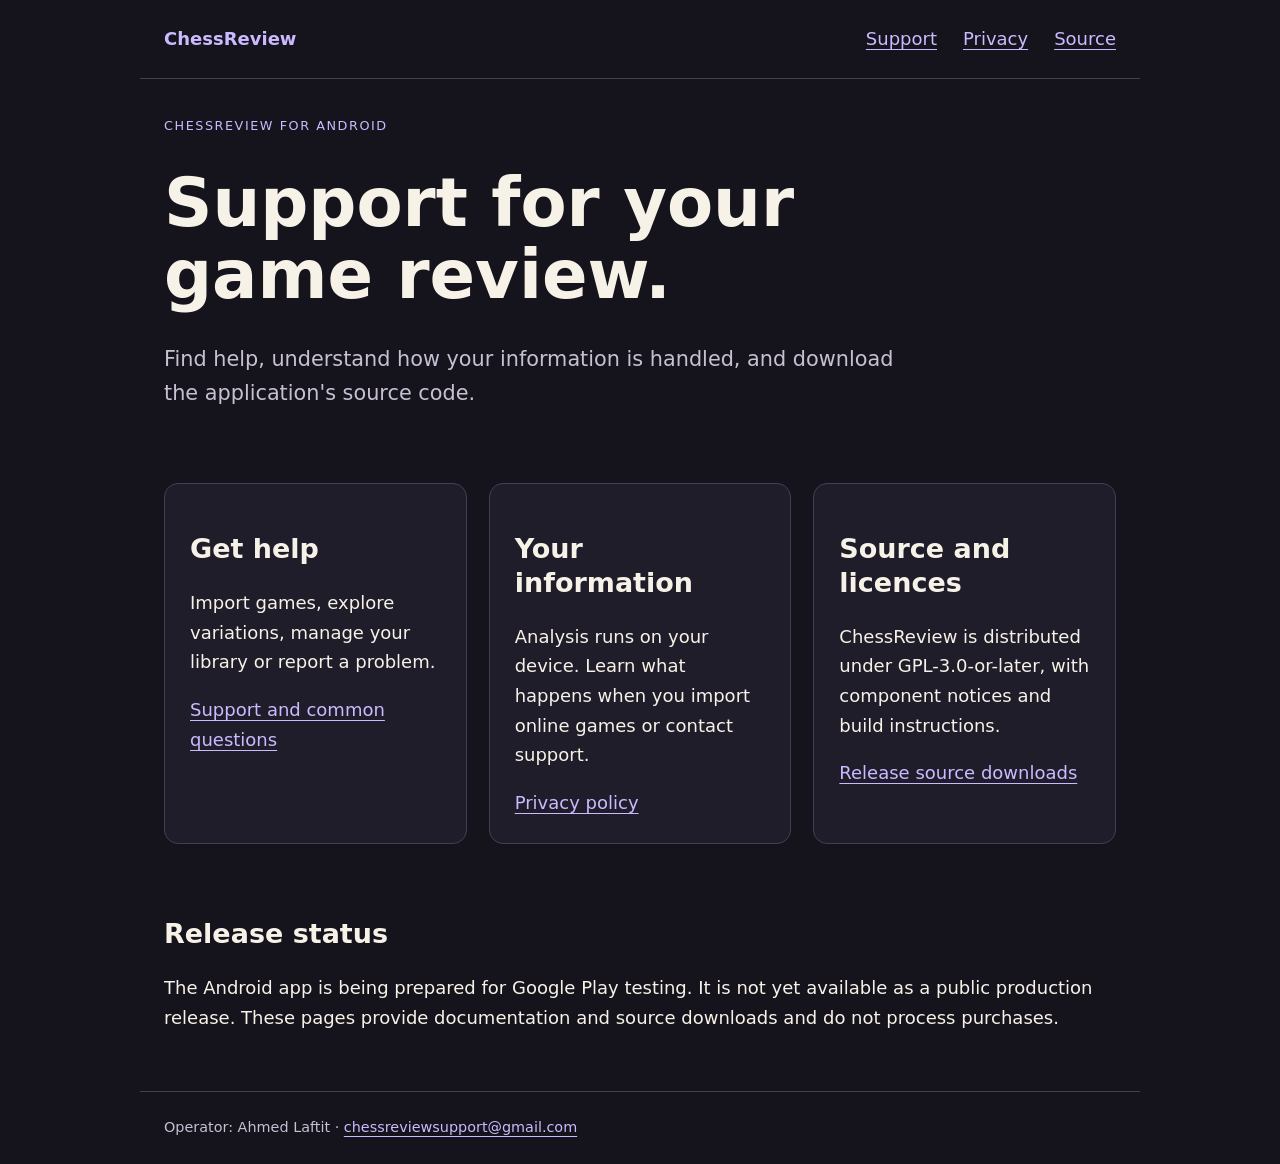
<file: docs/index.html>
<!doctype html>
<html lang="en-GB"><head><meta charset="utf-8"><meta name="viewport" content="width=device-width,initial-scale=1"><title>ChessReview — support and source</title><link rel="stylesheet" href="style.css"></head><body><nav aria-label="Main"><a class="brand" href="index.html" aria-current="page">ChessReview</a><a href="support.html">Support</a><a href="privacy.html">Privacy</a><a href="source.html">Source</a></nav><main><p class="eyebrow">ChessReview for Android</p><h1>Support for your game review.</h1><p class="lead">Find help, understand how your information is handled, and download the application's source code.</p><div class="grid"><section class="card"><h2>Get help</h2><p>Import games, explore variations, manage your library or report a problem.</p><a href="support.html">Support and common questions</a></section><section class="card"><h2>Your information</h2><p>Analysis runs on your device. Learn what happens when you import online games or contact support.</p><a href="privacy.html">Privacy policy</a></section><section class="card"><h2>Source and licences</h2><p>ChessReview is distributed under GPL-3.0-or-later, with component notices and build instructions.</p><a href="source.html">Release source downloads</a></section></div><section><h2>Release status</h2><p>The Android app is being prepared for Google Play testing. It is not yet available as a public production release. These pages provide documentation and source downloads and do not process purchases.</p></section></main><footer>Operator: Ahmed Laftit · <a href="mailto:chessreviewsupport@gmail.com">chessreviewsupport@gmail.com</a></footer></body></html>
</file>
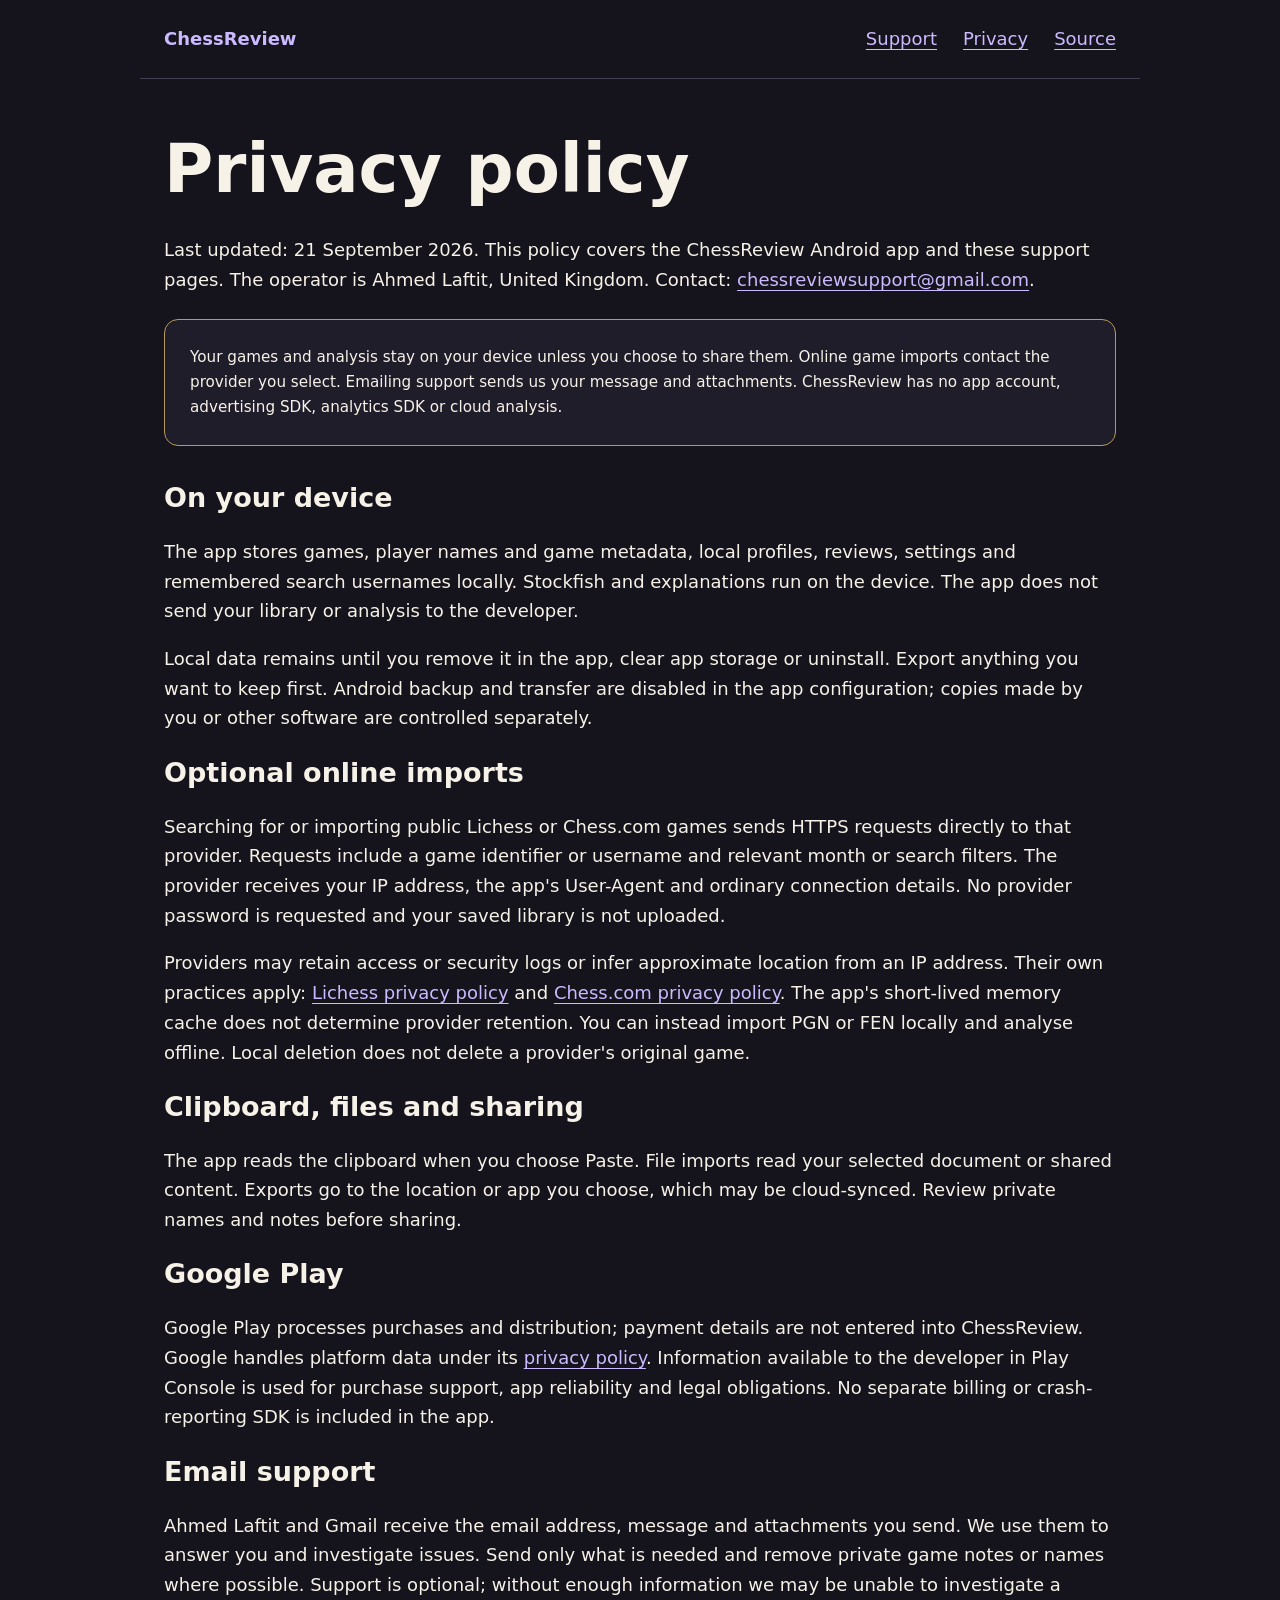
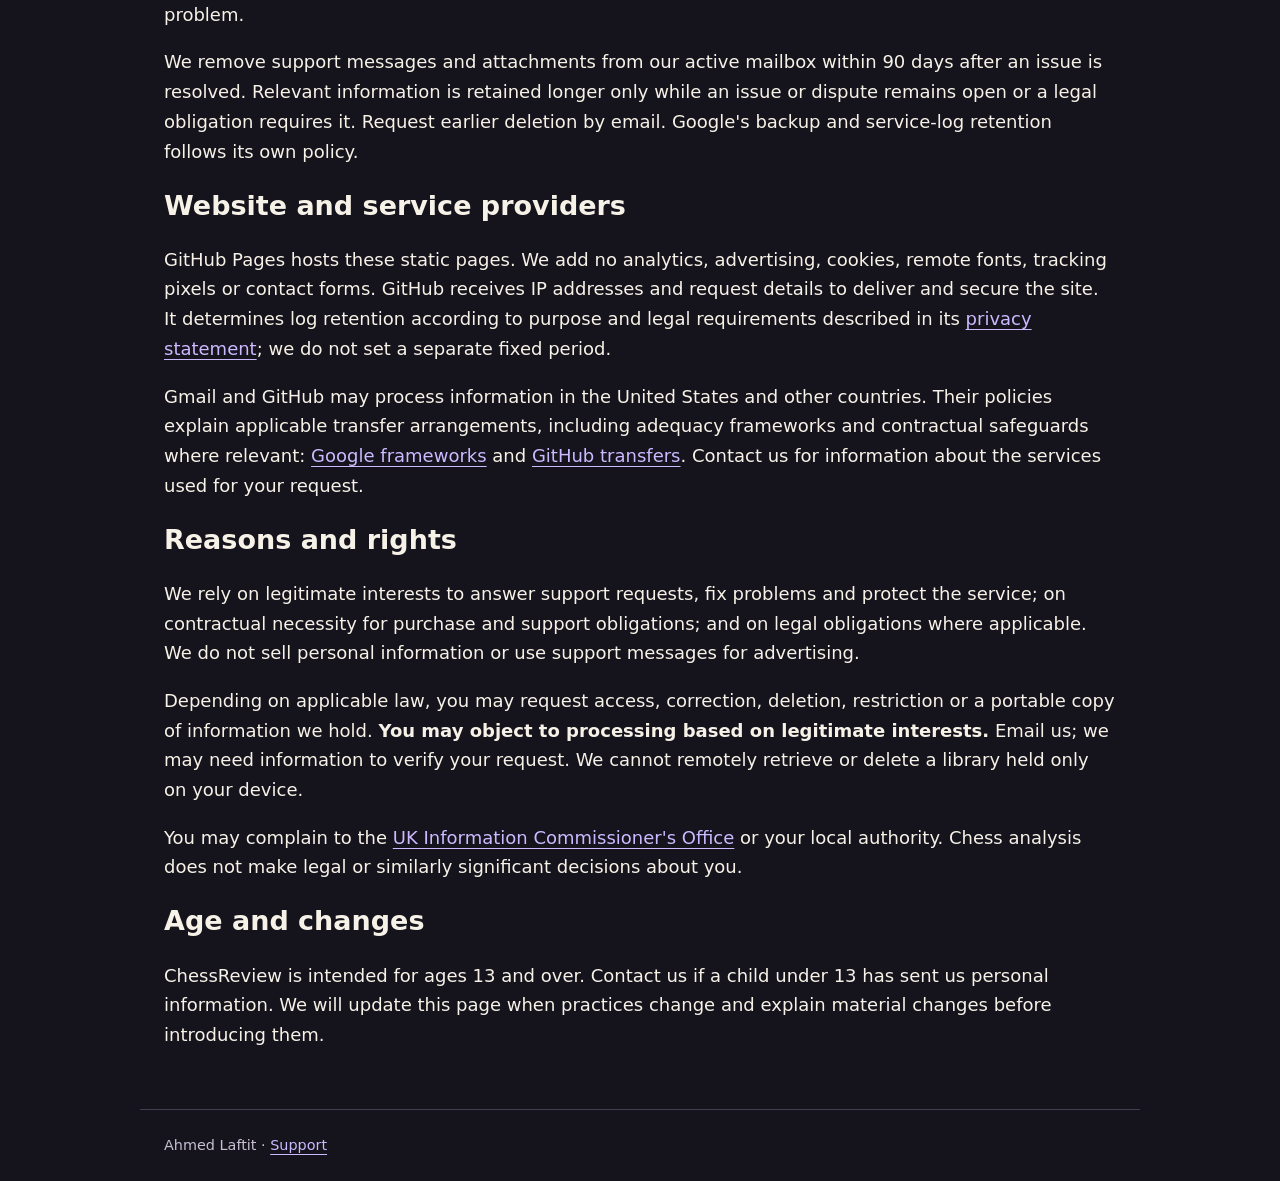
<file: docs/privacy.html>
<!doctype html>
<html lang="en-GB"><head><meta charset="utf-8"><meta name="viewport" content="width=device-width,initial-scale=1"><title>ChessReview privacy policy</title><link rel="stylesheet" href="style.css"></head><body><nav aria-label="Main"><a class="brand" href="index.html">ChessReview</a><a href="support.html">Support</a><a href="privacy.html" aria-current="page">Privacy</a><a href="source.html">Source</a></nav><main>
<h1>Privacy policy</h1><p>Last updated: 21 September 2026. This policy covers the ChessReview Android app and these support pages. The operator is Ahmed Laftit, United Kingdom. Contact: <a href="mailto:chessreviewsupport@gmail.com">chessreviewsupport@gmail.com</a>.</p>
<aside class="notice">Your games and analysis stay on your device unless you choose to share them. Online game imports contact the provider you select. Emailing support sends us your message and attachments. ChessReview has no app account, advertising SDK, analytics SDK or cloud analysis.</aside>
<section><h2>On your device</h2><p>The app stores games, player names and game metadata, local profiles, reviews, settings and remembered search usernames locally. Stockfish and explanations run on the device. The app does not send your library or analysis to the developer.</p><p>Local data remains until you remove it in the app, clear app storage or uninstall. Export anything you want to keep first. Android backup and transfer are disabled in the app configuration; copies made by you or other software are controlled separately.</p>
<h2>Optional online imports</h2><p>Searching for or importing public Lichess or Chess.com games sends HTTPS requests directly to that provider. Requests include a game identifier or username and relevant month or search filters. The provider receives your IP address, the app's User-Agent and ordinary connection details. No provider password is requested and your saved library is not uploaded.</p><p>Providers may retain access or security logs or infer approximate location from an IP address. Their own practices apply: <a href="https://lichess.org/privacy">Lichess privacy policy</a> and <a href="https://www.chess.com/legal/privacy">Chess.com privacy policy</a>. The app's short-lived memory cache does not determine provider retention. You can instead import PGN or FEN locally and analyse offline. Local deletion does not delete a provider's original game.</p>
<h2>Clipboard, files and sharing</h2><p>The app reads the clipboard when you choose Paste. File imports read your selected document or shared content. Exports go to the location or app you choose, which may be cloud-synced. Review private names and notes before sharing.</p>
<h2>Google Play</h2><p>Google Play processes purchases and distribution; payment details are not entered into ChessReview. Google handles platform data under its <a href="https://policies.google.com/privacy">privacy policy</a>. Information available to the developer in Play Console is used for purchase support, app reliability and legal obligations. No separate billing or crash-reporting SDK is included in the app.</p>
<h2>Email support</h2><p>Ahmed Laftit and Gmail receive the email address, message and attachments you send. We use them to answer you and investigate issues. Send only what is needed and remove private game notes or names where possible. Support is optional; without enough information we may be unable to investigate a problem.</p><p>We remove support messages and attachments from our active mailbox within 90 days after an issue is resolved. Relevant information is retained longer only while an issue or dispute remains open or a legal obligation requires it. Request earlier deletion by email. Google's backup and service-log retention follows its own policy.</p>
<h2>Website and service providers</h2><p>GitHub Pages hosts these static pages. We add no analytics, advertising, cookies, remote fonts, tracking pixels or contact forms. GitHub receives IP addresses and request details to deliver and secure the site. It determines log retention according to purpose and legal requirements described in its <a href="https://docs.github.com/en/site-policy/privacy-policies/github-general-privacy-statement">privacy statement</a>; we do not set a separate fixed period.</p><p>Gmail and GitHub may process information in the United States and other countries. Their policies explain applicable transfer arrangements, including adequacy frameworks and contractual safeguards where relevant: <a href="https://policies.google.com/privacy/frameworks">Google frameworks</a> and <a href="https://docs.github.com/en/site-policy/privacy-policies/github-general-privacy-statement#international-data-transfers">GitHub transfers</a>. Contact us for information about the services used for your request.</p>
<h2>Reasons and rights</h2><p>We rely on legitimate interests to answer support requests, fix problems and protect the service; on contractual necessity for purchase and support obligations; and on legal obligations where applicable. We do not sell personal information or use support messages for advertising.</p><p>Depending on applicable law, you may request access, correction, deletion, restriction or a portable copy of information we hold. <strong>You may object to processing based on legitimate interests.</strong> Email us; we may need information to verify your request. We cannot remotely retrieve or delete a library held only on your device.</p><p>You may complain to the <a href="https://ico.org.uk/make-a-complaint/">UK Information Commissioner's Office</a> or your local authority. Chess analysis does not make legal or similarly significant decisions about you.</p>
<h2>Age and changes</h2><p>ChessReview is intended for ages 13 and over. Contact us if a child under 13 has sent us personal information. We will update this page when practices change and explain material changes before introducing them.</p></section>
</main><footer>Ahmed Laftit · <a href="support.html">Support</a></footer></body></html>
</file>
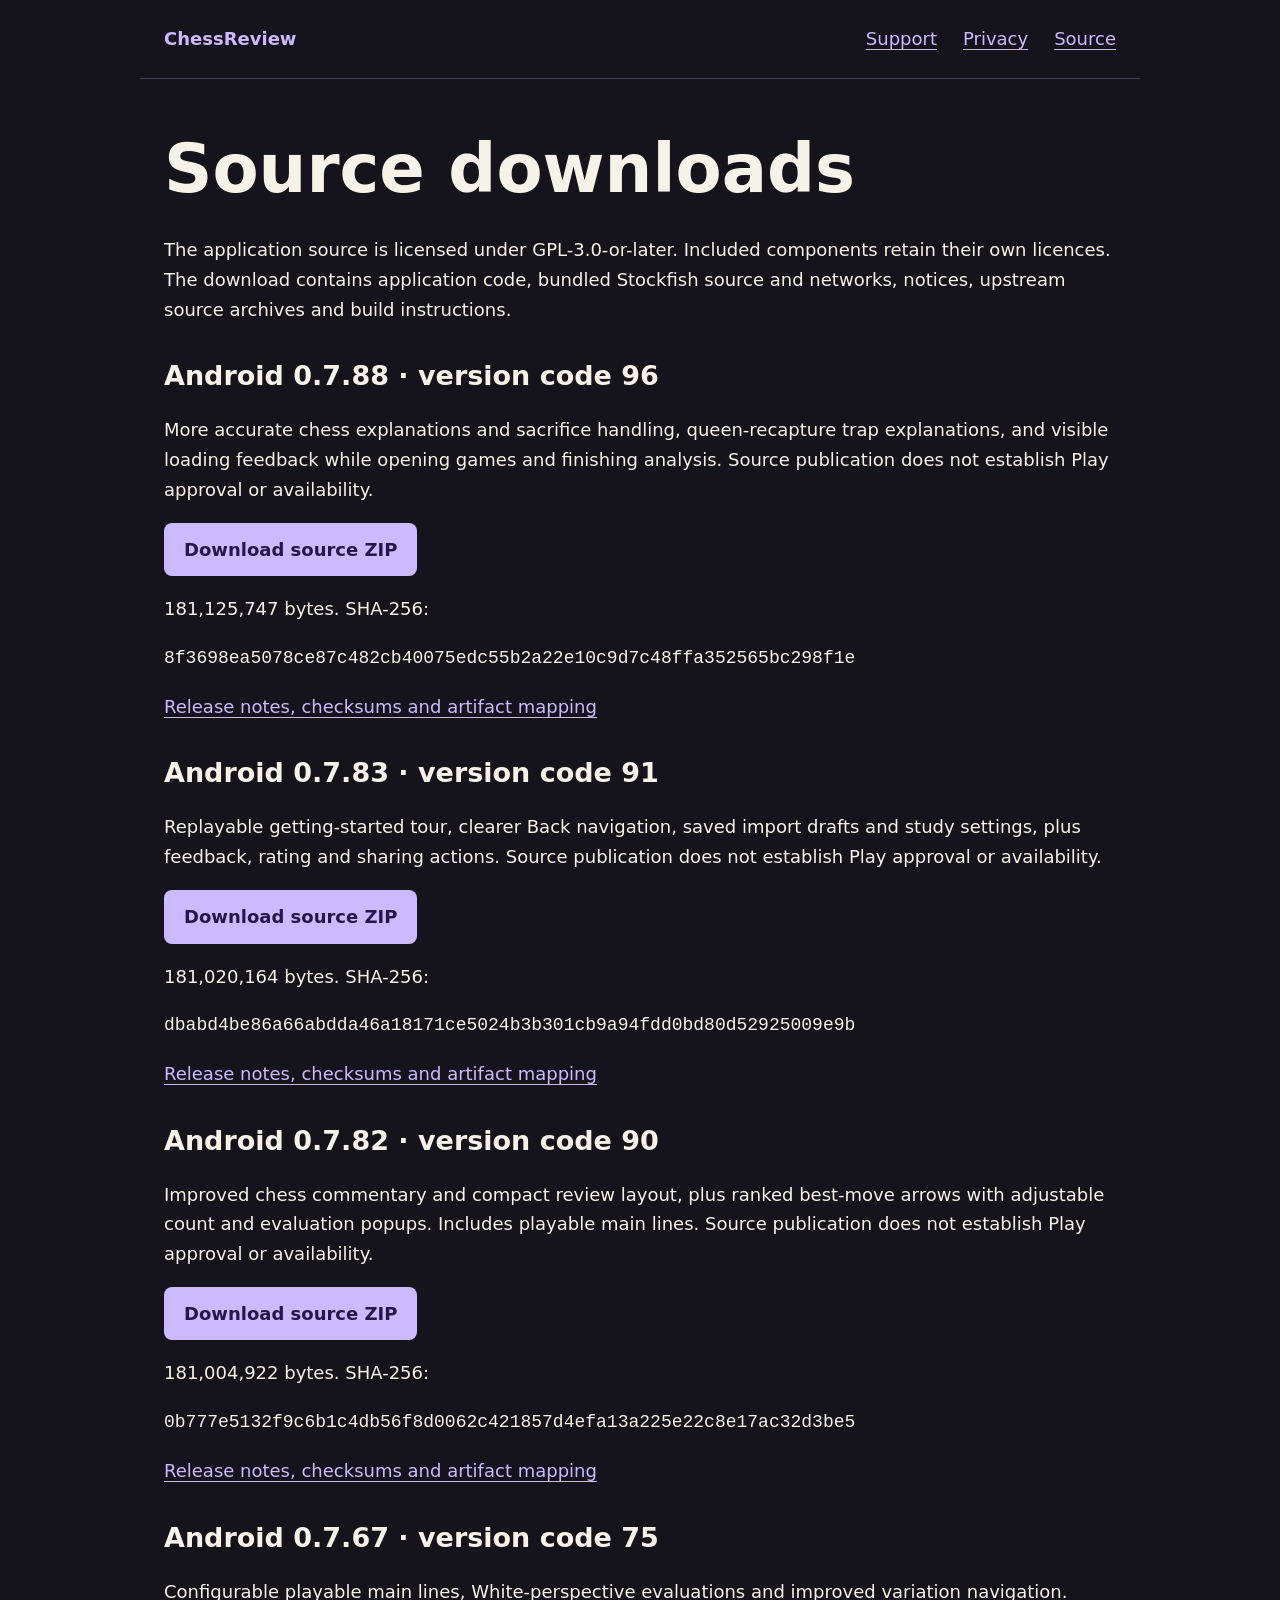
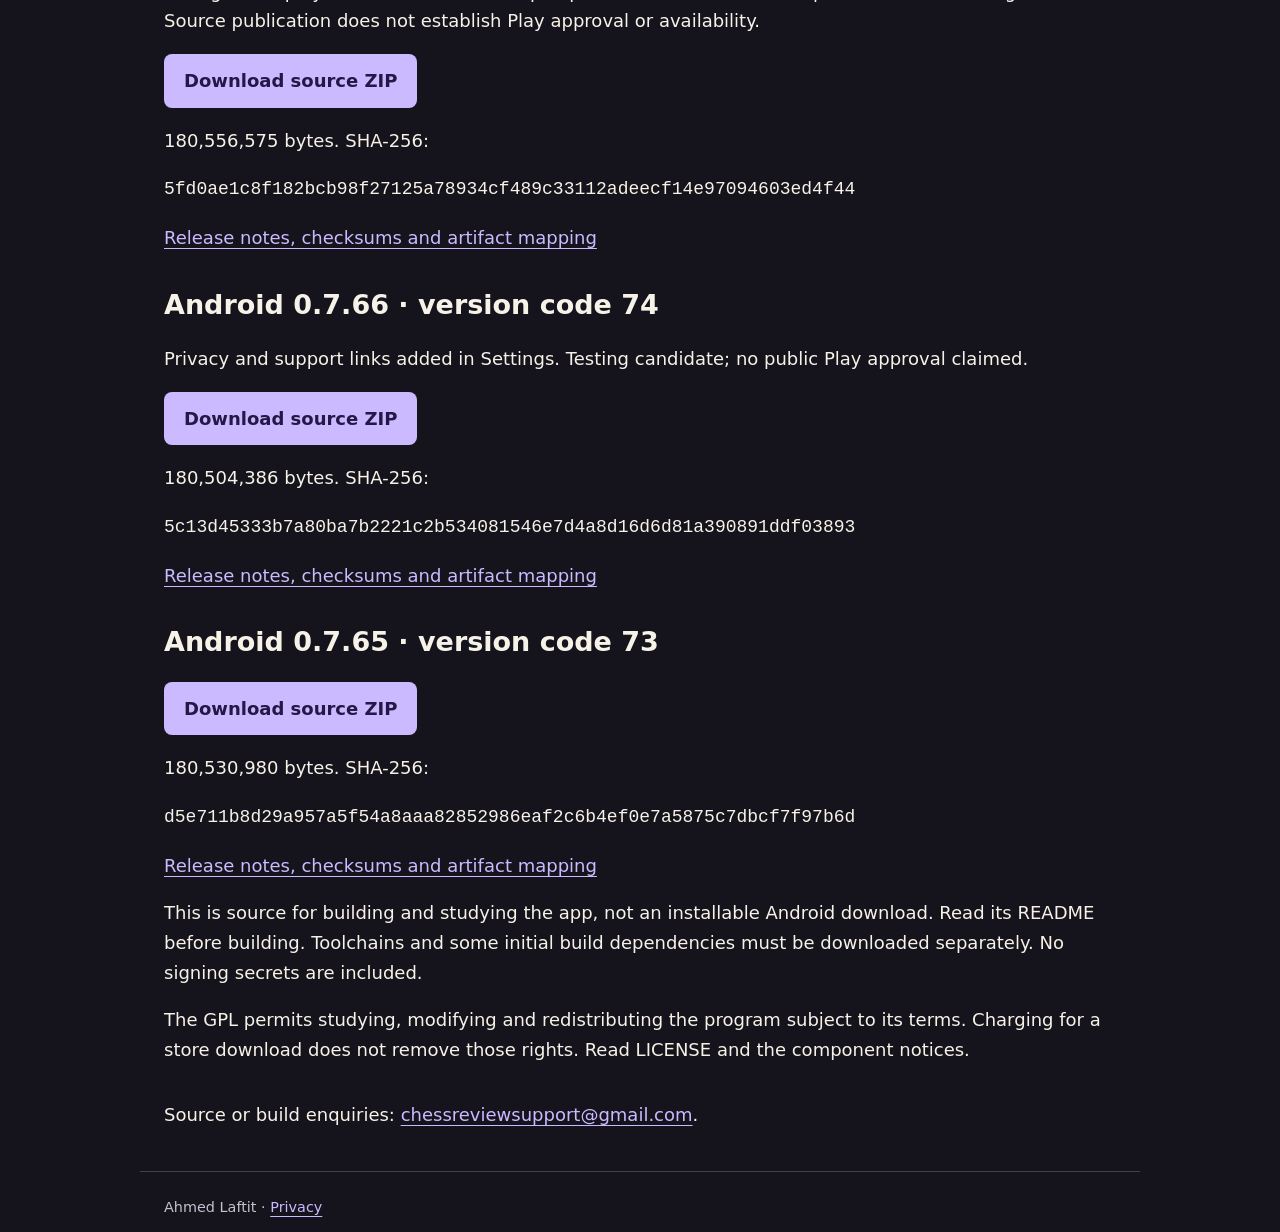
<file: docs/source.html>
<!doctype html>
<html lang="en-GB"><head><meta charset="utf-8"><meta name="viewport" content="width=device-width,initial-scale=1"><title>ChessReview source downloads</title><link rel="stylesheet" href="style.css"></head><body><nav aria-label="Main"><a class="brand" href="index.html">ChessReview</a><a href="support.html">Support</a><a href="privacy.html">Privacy</a><a href="source.html" aria-current="page">Source</a></nav><main><h1>Source downloads</h1><p>The application source is licensed under GPL-3.0-or-later. Included components retain their own licences. The download contains application code, bundled Stockfish source and networks, notices, upstream source archives and build instructions.</p><section><h2>Android 0.7.88 · version code 96</h2><p>More accurate chess explanations and sacrifice handling, queen-recapture trap explanations, and visible loading feedback while opening games and finishing analysis. Source publication does not establish Play approval or availability.</p><p><a class="button" href="https://github.com/unknownwhopper-afk/chessreview-releases/releases/download/android-0.7.88-96/ChessReview-0.7.88-source.zip">Download source ZIP</a></p><p>181,125,747 bytes. SHA-256:</p><p><code>8f3698ea5078ce87c482cb40075edc55b2a22e10c9d7c48ffa352565bc298f1e</code></p><p><a href="https://github.com/unknownwhopper-afk/chessreview-releases/releases/tag/android-0.7.88-96">Release notes, checksums and artifact mapping</a></p></section><section><h2>Android 0.7.83 · version code 91</h2><p>Replayable getting-started tour, clearer Back navigation, saved import drafts and study settings, plus feedback, rating and sharing actions. Source publication does not establish Play approval or availability.</p><p><a class="button" href="https://github.com/unknownwhopper-afk/chessreview-releases/releases/download/android-0.7.83-91/ChessReview-0.7.83-source.zip">Download source ZIP</a></p><p>181,020,164 bytes. SHA-256:</p><p><code>dbabd4be86a66abdda46a18171ce5024b3b301cb9a94fdd0bd80d52925009e9b</code></p><p><a href="https://github.com/unknownwhopper-afk/chessreview-releases/releases/tag/android-0.7.83-91">Release notes, checksums and artifact mapping</a></p></section><section><h2>Android 0.7.82 · version code 90</h2><p>Improved chess commentary and compact review layout, plus ranked best-move arrows with adjustable count and evaluation popups. Includes playable main lines. Source publication does not establish Play approval or availability.</p><p><a class="button" href="https://github.com/unknownwhopper-afk/chessreview-releases/releases/download/android-0.7.82-90/ChessReview-0.7.82-source.zip">Download source ZIP</a></p><p>181,004,922 bytes. SHA-256:</p><p><code>0b777e5132f9c6b1c4db56f8d0062c421857d4efa13a225e22c8e17ac32d3be5</code></p><p><a href="https://github.com/unknownwhopper-afk/chessreview-releases/releases/tag/android-0.7.82-90">Release notes, checksums and artifact mapping</a></p></section><section><h2>Android 0.7.67 · version code 75</h2><p>Configurable playable main lines, White-perspective evaluations and improved variation navigation. Source publication does not establish Play approval or availability.</p><p><a class="button" href="https://github.com/unknownwhopper-afk/chessreview-releases/releases/download/android-0.7.67-75/ChessReview-0.7.67-source.zip">Download source ZIP</a></p><p>180,556,575 bytes. SHA-256:</p><p><code>5fd0ae1c8f182bcb98f27125a78934cf489c33112adeecf14e97094603ed4f44</code></p><p><a href="https://github.com/unknownwhopper-afk/chessreview-releases/releases/tag/android-0.7.67-75">Release notes, checksums and artifact mapping</a></p></section><section><h2>Android 0.7.66 · version code 74</h2><p>Privacy and support links added in Settings. Testing candidate; no public Play approval claimed.</p><p><a class="button" href="https://github.com/unknownwhopper-afk/chessreview-releases/releases/download/android-0.7.66-74/ChessReview-0.7.66-source.zip">Download source ZIP</a></p><p>180,504,386 bytes. SHA-256:</p><p><code>5c13d45333b7a80ba7b2221c2b534081546e7d4a8d16d6d81a390891ddf03893</code></p><p><a href="https://github.com/unknownwhopper-afk/chessreview-releases/releases/tag/android-0.7.66-74">Release notes, checksums and artifact mapping</a></p></section><section><h2>Android 0.7.65 · version code 73</h2><p><a class="button" href="https://github.com/unknownwhopper-afk/chessreview-releases/releases/download/android-0.7.65-73/ChessReview-0.7.65-source.zip">Download source ZIP</a></p><p>180,530,980 bytes. SHA-256:</p><p><code>d5e711b8d29a957a5f54a8aaa82852986eaf2c6b4ef0e7a5875c7dbcf7f97b6d</code></p><p><a href="https://github.com/unknownwhopper-afk/chessreview-releases/releases/tag/android-0.7.65-73">Release notes, checksums and artifact mapping</a></p><p>This is source for building and studying the app, not an installable Android download. Read its README before building. Toolchains and some initial build dependencies must be downloaded separately. No signing secrets are included.</p><p>The GPL permits studying, modifying and redistributing the program subject to its terms. Charging for a store download does not remove those rights. Read LICENSE and the component notices.</p></section><p>Source or build enquiries: <a href="mailto:chessreviewsupport@gmail.com">chessreviewsupport@gmail.com</a>.</p></main><footer>Ahmed Laftit · <a href="privacy.html">Privacy</a></footer></body></html>
</file>
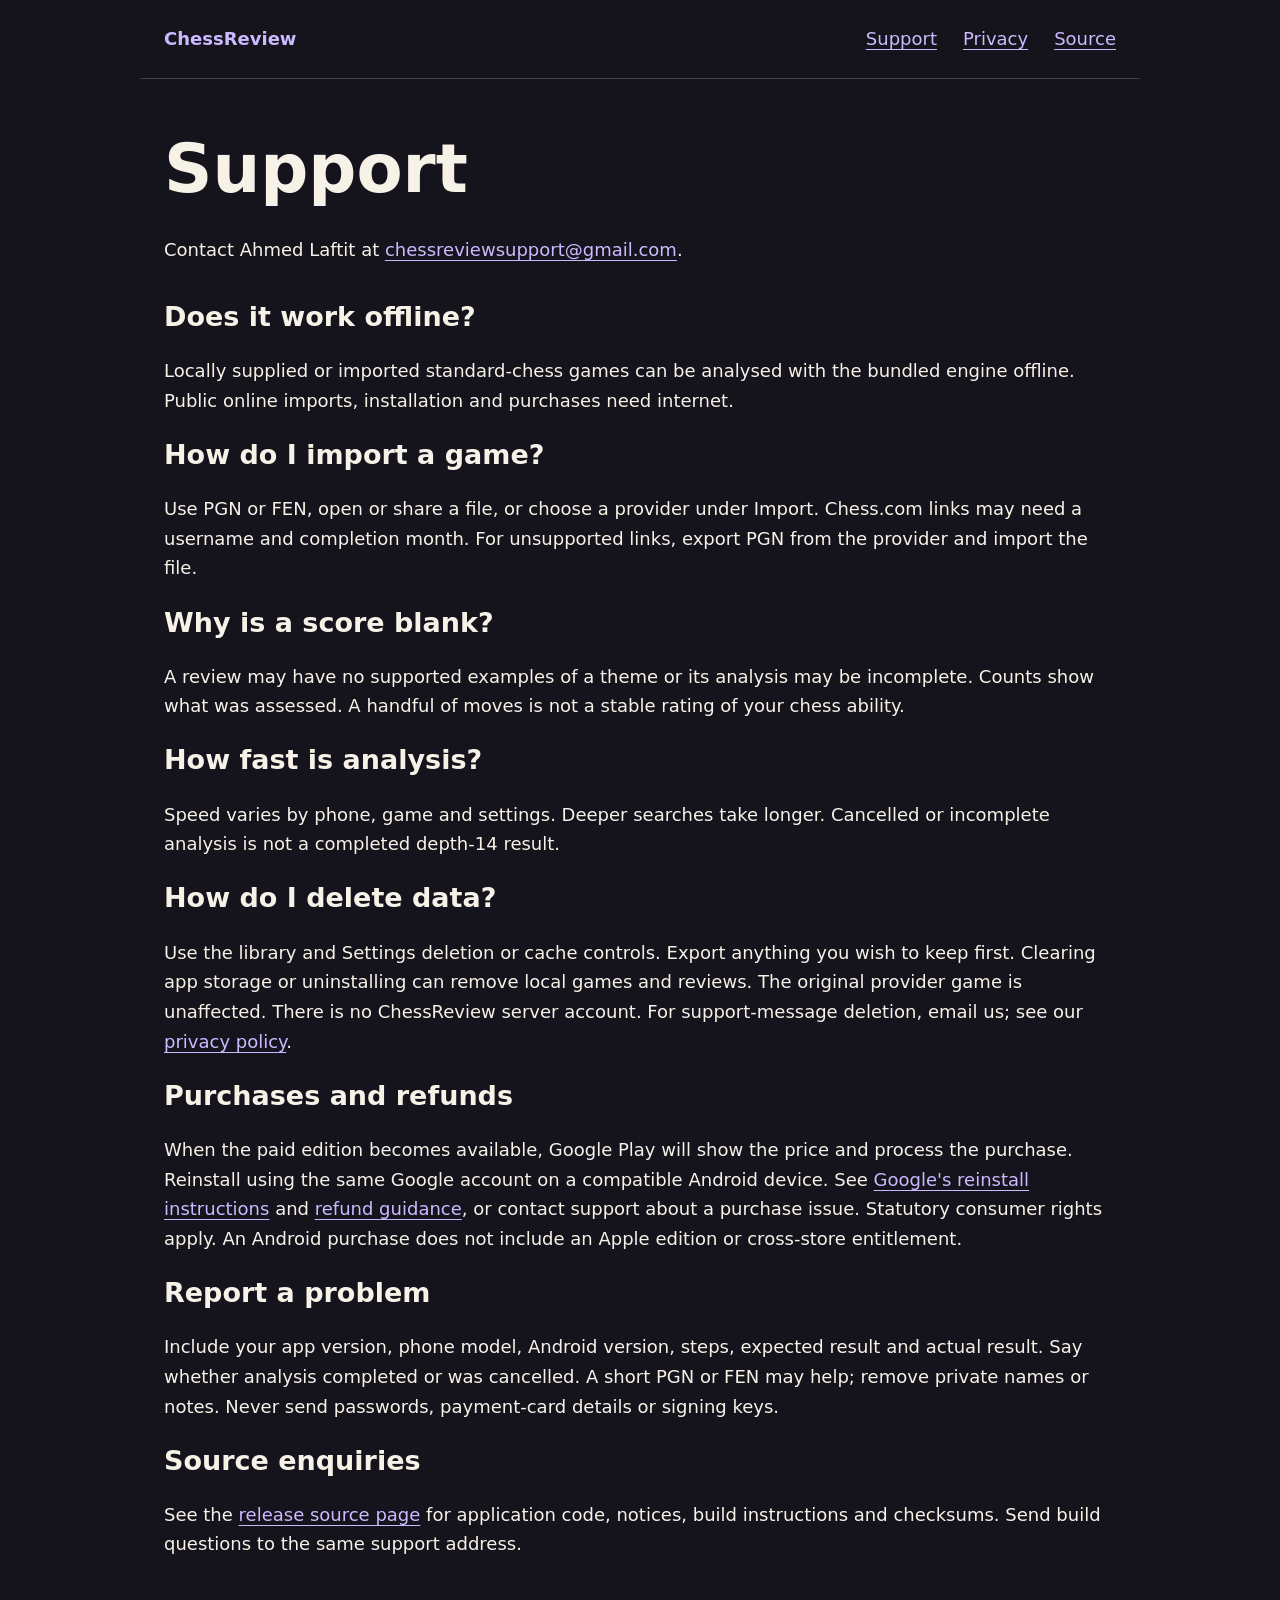
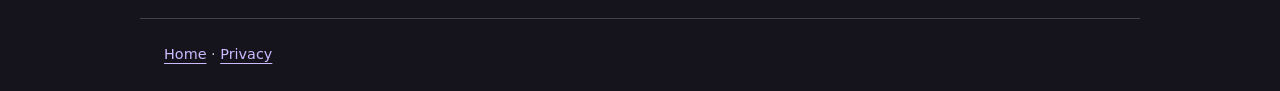
<file: docs/support.html>
<!doctype html>
<html lang="en-GB"><head><meta charset="utf-8"><meta name="viewport" content="width=device-width,initial-scale=1"><title>ChessReview support</title><link rel="stylesheet" href="style.css"></head><body><nav aria-label="Main"><a class="brand" href="index.html">ChessReview</a><a href="support.html" aria-current="page">Support</a><a href="privacy.html">Privacy</a><a href="source.html">Source</a></nav><main><h1>Support</h1><p>Contact Ahmed Laftit at <a href="mailto:chessreviewsupport@gmail.com">chessreviewsupport@gmail.com</a>.</p><section><h2>Does it work offline?</h2><p>Locally supplied or imported standard-chess games can be analysed with the bundled engine offline. Public online imports, installation and purchases need internet.</p><h2>How do I import a game?</h2><p>Use PGN or FEN, open or share a file, or choose a provider under Import. Chess.com links may need a username and completion month. For unsupported links, export PGN from the provider and import the file.</p><h2>Why is a score blank?</h2><p>A review may have no supported examples of a theme or its analysis may be incomplete. Counts show what was assessed. A handful of moves is not a stable rating of your chess ability.</p><h2>How fast is analysis?</h2><p>Speed varies by phone, game and settings. Deeper searches take longer. Cancelled or incomplete analysis is not a completed depth-14 result.</p><h2>How do I delete data?</h2><p>Use the library and Settings deletion or cache controls. Export anything you wish to keep first. Clearing app storage or uninstalling can remove local games and reviews. The original provider game is unaffected. There is no ChessReview server account. For support-message deletion, email us; see our <a href="privacy.html">privacy policy</a>.</p><h2>Purchases and refunds</h2><p>When the paid edition becomes available, Google Play will show the price and process the purchase. Reinstall using the same Google account on a compatible Android device. See <a href="https://support.google.com/googleplay/answer/113410">Google's reinstall instructions</a> and <a href="https://support.google.com/googleplay/answer/2479637">refund guidance</a>, or contact support about a purchase issue. Statutory consumer rights apply. An Android purchase does not include an Apple edition or cross-store entitlement.</p><h2>Report a problem</h2><p>Include your app version, phone model, Android version, steps, expected result and actual result. Say whether analysis completed or was cancelled. A short PGN or FEN may help; remove private names or notes. Never send passwords, payment-card details or signing keys.</p><h2>Source enquiries</h2><p>See the <a href="source.html">release source page</a> for application code, notices, build instructions and checksums. Send build questions to the same support address.</p></section></main><footer><a href="index.html">Home</a> · <a href="privacy.html">Privacy</a></footer></body></html>
</file>
<file: docs/style.css>
:root{color-scheme:dark;--ink:#f7f2e7;--muted:#c6c0d2;--accent:#cbbaff;--line:#443e52;--panel:#201d2b;--bg:#15131c}*{box-sizing:border-box}body{margin:0;background:var(--bg);color:var(--ink);font:18px/1.65 system-ui,sans-serif}main,nav,footer{max-width:1000px;margin:auto;padding:24px}nav{display:flex;gap:26px;flex-wrap:wrap;border-bottom:1px solid var(--line)}a{color:var(--accent);text-underline-offset:4px}a:focus-visible{outline:3px solid white;outline-offset:6px}.brand{font-weight:750;margin-right:auto;text-decoration:none}h1{font-size:clamp(2.4rem,6vw,4.2rem);line-height:1.08;max-width:850px;margin:30px 0}h2{line-height:1.25}.eyebrow{color:var(--accent);letter-spacing:.12em;font-size:.8rem;text-transform:uppercase}.lead{font-size:1.3rem;max-width:730px;color:var(--muted)}.grid{display:grid;grid-template-columns:repeat(auto-fit,minmax(240px,1fr));gap:22px;margin:38px 0}.card,.notice{padding:25px;border:1px solid var(--line);border-radius:14px;background:var(--panel)}.notice{border-color:#b79a59;font-size:.95rem;margin-top:24px}li{margin:10px 0}footer{font-size:.9rem;color:var(--muted);border-top:1px solid var(--line)}.button{display:inline-block;padding:12px 20px;background:var(--accent);color:#251746;border-radius:8px;text-decoration:none;font-weight:650}.muted{color:var(--muted)}section{margin:35px 0}code{overflow-wrap:anywhere}img{max-width:100%}@media(prefers-reduced-motion:reduce){*{scroll-behavior:auto}}@media(max-width:520px){main,nav,footer{padding:18px}body{font-size:17px}}
</file>
